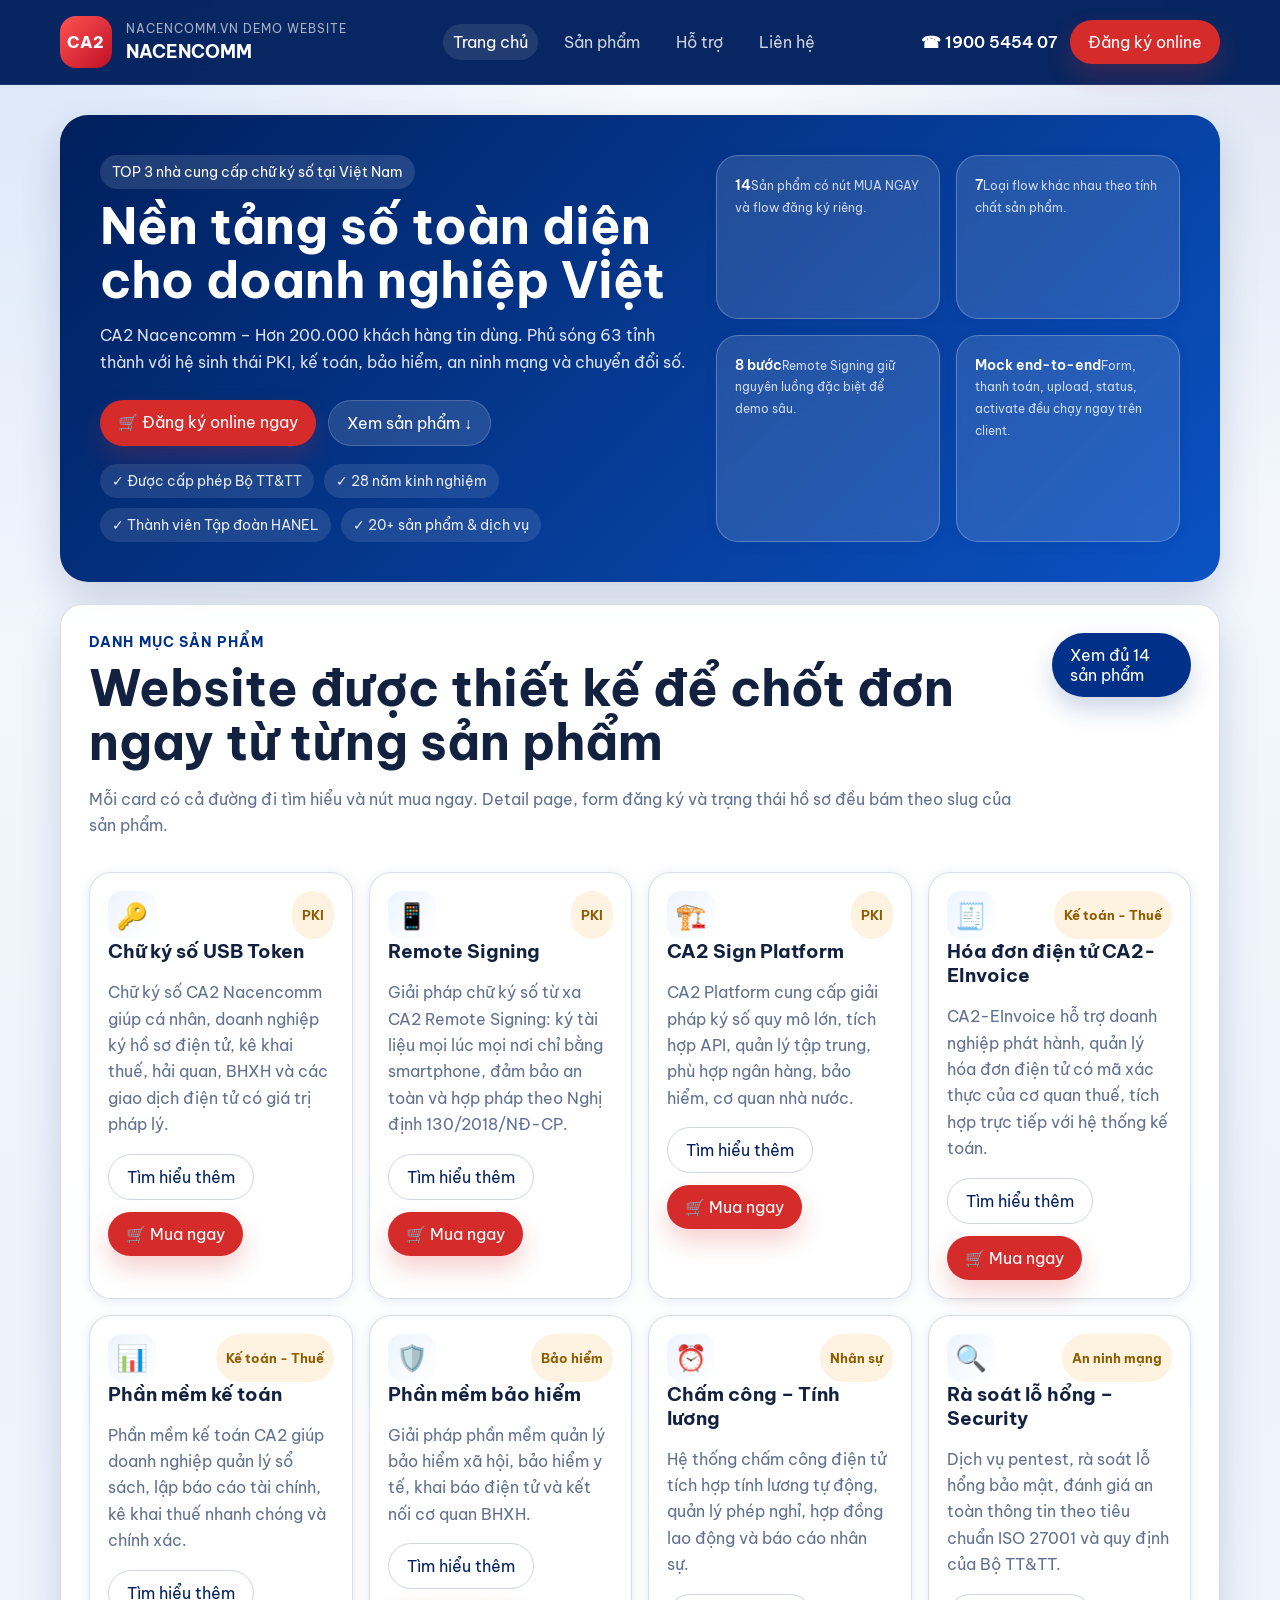
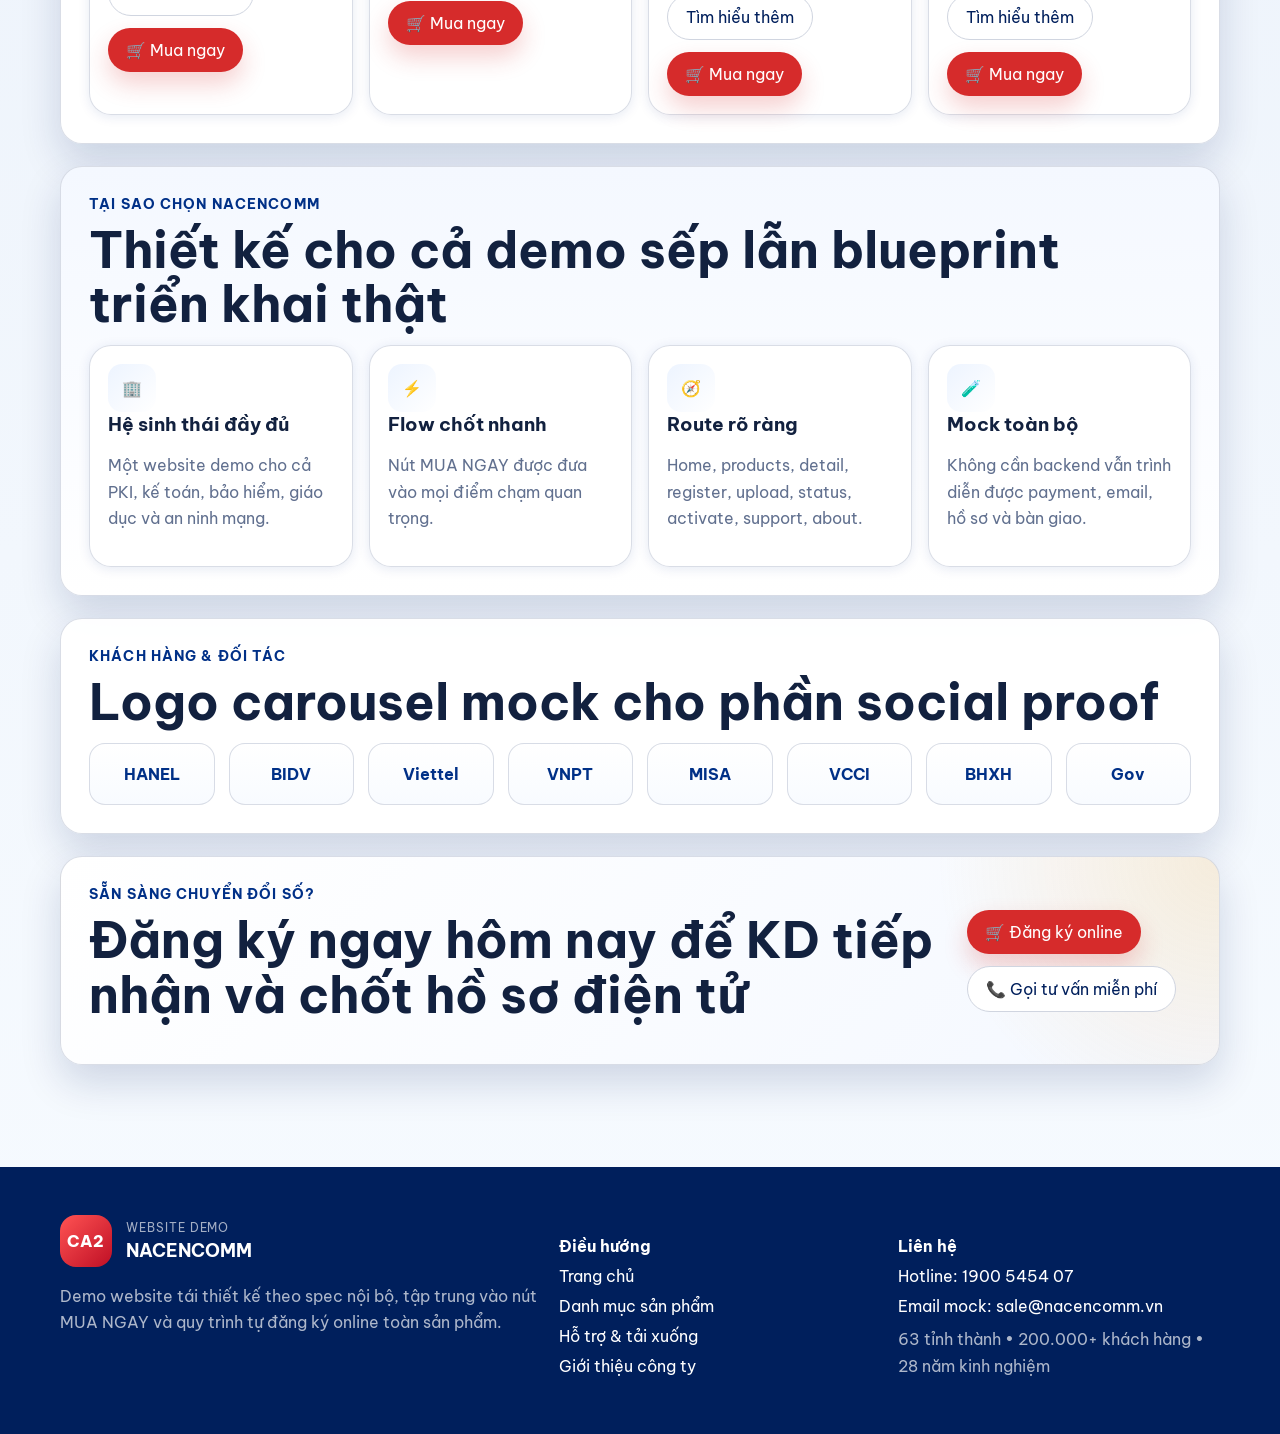
<file: index.html>
<!doctype html>
<html lang="vi">
  <head>
    <meta charset="UTF-8" />
    <meta name="viewport" content="width=device-width, initial-scale=1.0" />
    <title>Nacencomm Website Demo</title>
    <link rel="preconnect" href="https://fonts.googleapis.com" />
    <link rel="preconnect" href="https://fonts.gstatic.com" crossorigin />
    <link
      href="https://fonts.googleapis.com/css2?family=Be+Vietnam+Pro:wght@300;400;500;600;700;800&display=swap"
      rel="stylesheet"
    />
    <link rel="stylesheet" href="./style.css" />
  </head>
  <body>
    <div class="page-shell">
      <header class="site-header">
        <div class="container header-inner">
          <a class="brand" href="#/">
            <div class="brand-badge">CA2</div>
            <div>
              <p class="brand-kicker">Nacencomm.vn Demo Website</p>
              <h1>NACENCOMM</h1>
            </div>
          </a>

          <button class="mobile-nav-toggle" type="button" data-action="toggle-menu">☰</button>

          <nav class="top-nav" id="site-nav">
            <a href="#/">Trang chủ</a>
            <a href="#/products">Sản phẩm</a>
            <a href="#/support">Hỗ trợ</a>
            <a href="#/about">Liên hệ</a>
          </nav>

          <div class="header-utility">
            <a class="hotline-link" href="tel:1900545407">☎ 1900 5454 07</a>
            <a class="header-cta" href="#/products">Đăng ký online</a>
          </div>
        </div>
      </header>

      <main id="app"></main>

      <footer id="site-footer"></footer>
    </div>

    <script src="./mock-data.js"></script>
    <script src="./pdf-mock.js"></script>
    <script src="./app.js"></script>
  </body>
</html>
</file>
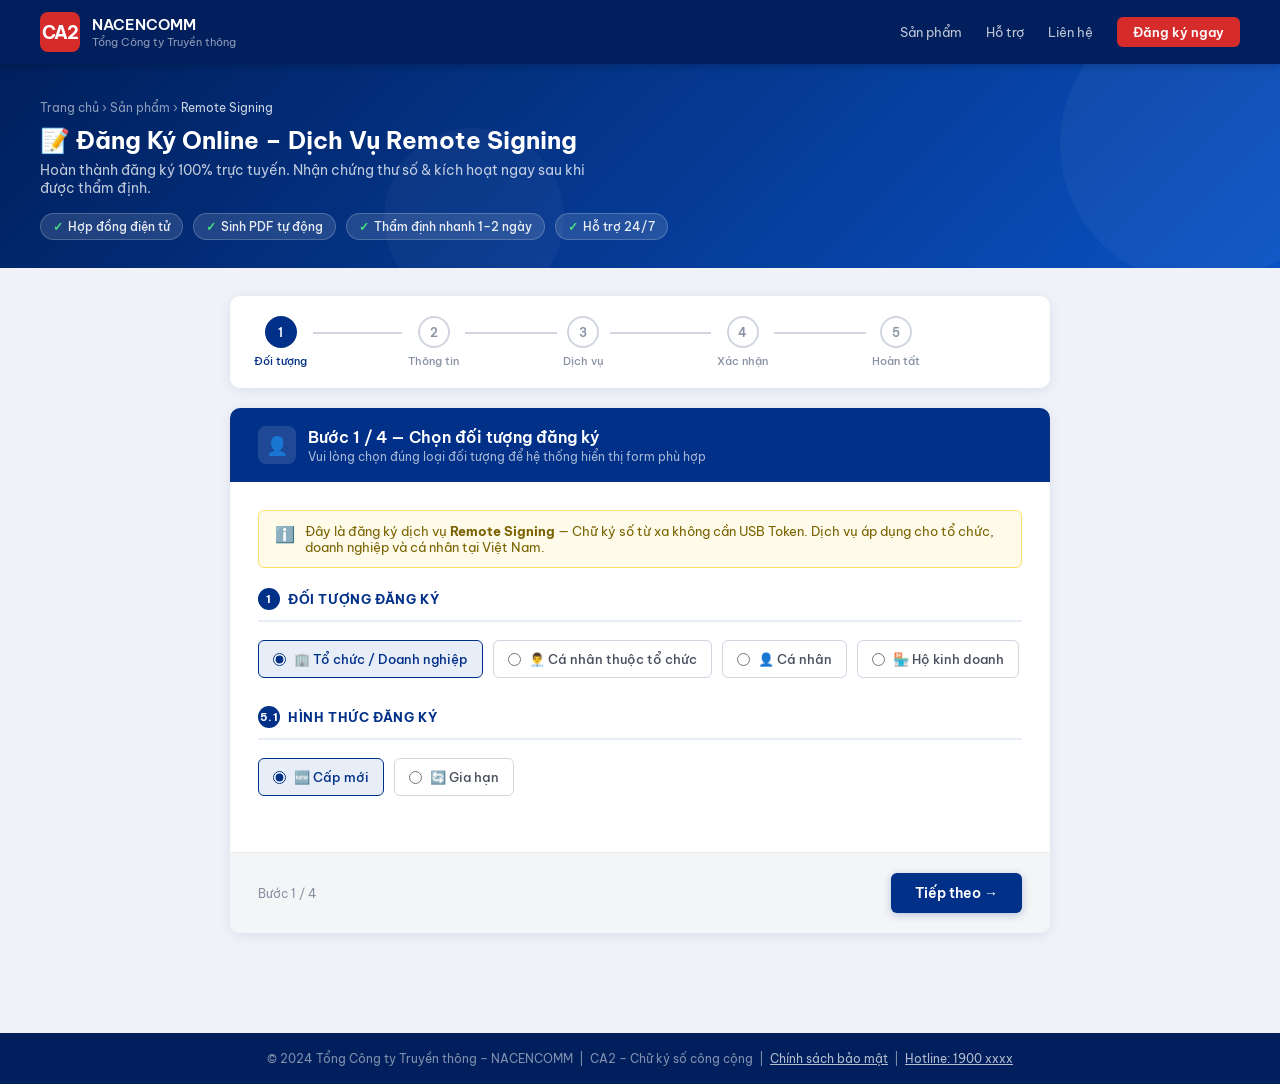
<file: nacencomm-remote-signing-form.html>
<!DOCTYPE html>
<html lang="vi">
<head>
<meta charset="UTF-8">
<meta name="viewport" content="width=device-width, initial-scale=1.0">
<title>Đăng Ký Remote Signing – CA2 Nacencomm</title>
<link href="https://fonts.googleapis.com/css2?family=Be+Vietnam+Pro:wght@300;400;500;600;700&display=swap" rel="stylesheet">
<style>
  :root {
    --navy: #003087;
    --navy-dark: #001f5c;
    --navy-light: #e8eef8;
    --red: #d62b2b;
    --red-light: #fdeaea;
    --gold: #f5a623;
    --green: #1a7d4a;
    --green-light: #e6f4ec;
    --gray: #f4f5f7;
    --gray2: #e8eaed;
    --text: #1a1c23;
    --text2: #4a4f5e;
    --text3: #8891a4;
    --border: #d0d5e0;
    --white: #ffffff;
    --shadow: 0 2px 12px rgba(0,48,135,0.10);
    --shadow-lg: 0 8px 32px rgba(0,48,135,0.14);
    --radius: 10px;
    --radius-sm: 6px;
  }
  * { box-sizing: border-box; margin: 0; padding: 0; }
  body {
    font-family: 'Be Vietnam Pro', sans-serif;
    background: #f0f2f7;
    color: var(--text);
    min-height: 100vh;
  }

  /* ===== HEADER ===== */
  .header {
    background: var(--navy-dark);
    padding: 0 40px;
    height: 64px;
    display: flex;
    align-items: center;
    justify-content: space-between;
    position: sticky; top: 0; z-index: 100;
    box-shadow: 0 2px 8px rgba(0,0,0,0.2);
  }
  .header-logo {
    display: flex; align-items: center; gap: 12px;
    text-decoration: none;
  }
  .logo-badge {
    background: var(--red);
    color: white;
    font-weight: 700;
    font-size: 18px;
    width: 40px; height: 40px;
    border-radius: 8px;
    display: flex; align-items: center; justify-content: center;
    letter-spacing: -1px;
  }
  .logo-text { color: white; font-size: 15px; font-weight: 600; line-height: 1.3; }
  .logo-sub { color: rgba(255,255,255,0.55); font-size: 11px; font-weight: 400; }
  .header-nav { display: flex; gap: 24px; align-items: center; }
  .header-nav a {
    color: rgba(255,255,255,0.75);
    text-decoration: none;
    font-size: 13px;
    transition: color .2s;
  }
  .header-nav a:hover { color: white; }
  .header-cta {
    background: var(--red);
    color: white !important;
    padding: 7px 16px;
    border-radius: 6px;
    font-weight: 600 !important;
    font-size: 13px !important;
  }

  /* ===== HERO BANNER ===== */
  .hero {
    background: linear-gradient(135deg, var(--navy-dark) 0%, #0a52c4 100%);
    padding: 36px 40px 28px;
    color: white;
    position: relative;
    overflow: hidden;
  }
  .hero::before {
    content: '';
    position: absolute; top: -60px; right: -60px;
    width: 280px; height: 280px;
    border-radius: 50%;
    background: rgba(255,255,255,0.04);
  }
  .hero::after {
    content: '';
    position: absolute; bottom: -40px; left: 30%;
    width: 180px; height: 180px;
    border-radius: 50%;
    background: rgba(255,255,255,0.03);
  }
  .hero-breadcrumb { font-size: 12px; color: rgba(255,255,255,0.55); margin-bottom: 10px; }
  .hero-breadcrumb span { color: rgba(255,255,255,0.8); }
  .hero h1 { font-size: 24px; font-weight: 700; margin-bottom: 6px; }
  .hero p { font-size: 14px; color: rgba(255,255,255,0.75); max-width: 560px; }
  .hero-badges { display: flex; gap: 10px; margin-top: 16px; flex-wrap: wrap; }
  .hero-badge {
    background: rgba(255,255,255,0.12);
    border: 1px solid rgba(255,255,255,0.2);
    color: rgba(255,255,255,0.9);
    font-size: 12px; font-weight: 500;
    padding: 5px 12px; border-radius: 20px;
    display: flex; align-items: center; gap: 5px;
  }
  .hero-badge::before { content: '✓'; color: #4ade80; font-weight: 700; }

  /* ===== MAIN LAYOUT ===== */
  .main { max-width: 860px; margin: 0 auto; padding: 28px 20px 60px; }

  /* ===== STEP INDICATOR ===== */
  .steps-wrap {
    background: white;
    border-radius: var(--radius);
    padding: 20px 24px;
    margin-bottom: 20px;
    box-shadow: var(--shadow);
  }
  .steps {
    display: flex;
    align-items: center;
    gap: 0;
    overflow-x: auto;
  }
  .step-item {
    display: flex; align-items: center; flex: 1; min-width: 0;
  }
  .step-dot-wrap { display: flex; flex-direction: column; align-items: center; gap: 6px; flex-shrink: 0; }
  .step-dot {
    width: 32px; height: 32px;
    border-radius: 50%;
    border: 2px solid var(--border);
    background: white;
    display: flex; align-items: center; justify-content: center;
    font-size: 12px; font-weight: 600; color: var(--text3);
    transition: all .3s;
  }
  .step-dot.active { border-color: var(--navy); background: var(--navy); color: white; }
  .step-dot.done { border-color: var(--green); background: var(--green); color: white; }
  .step-dot.done::after { content: '✓'; font-size: 14px; }
  .step-label { font-size: 11px; color: var(--text3); text-align: center; white-space: nowrap; font-weight: 500; }
  .step-label.active { color: var(--navy); }
  .step-label.done { color: var(--green); }
  .step-line { flex: 1; height: 2px; background: var(--border); margin: 0 6px; margin-bottom: 18px; transition: background .3s; }
  .step-line.done { background: var(--green); }

  /* ===== FORM CARD ===== */
  .form-card {
    background: white;
    border-radius: var(--radius);
    box-shadow: var(--shadow);
    overflow: hidden;
  }
  .form-card-head {
    background: var(--navy);
    padding: 18px 28px;
    display: flex; align-items: center; gap: 12px;
  }
  .form-card-icon {
    width: 38px; height: 38px;
    background: rgba(255,255,255,0.12);
    border-radius: 8px;
    display: flex; align-items: center; justify-content: center;
    font-size: 18px; color: white; flex-shrink: 0;
  }
  .form-card-title { color: white; font-size: 16px; font-weight: 600; }
  .form-card-sub { color: rgba(255,255,255,0.65); font-size: 12px; margin-top: 2px; }
  .form-body { padding: 28px; }

  /* ===== FORM ELEMENTS ===== */
  .form-section { margin-bottom: 28px; }
  .section-title {
    font-size: 13px; font-weight: 700;
    color: var(--navy);
    text-transform: uppercase;
    letter-spacing: .6px;
    padding-bottom: 10px;
    border-bottom: 2px solid var(--navy-light);
    margin-bottom: 18px;
    display: flex; align-items: center; gap: 8px;
  }
  .section-title span {
    background: var(--navy);
    color: white;
    width: 22px; height: 22px;
    border-radius: 50%;
    display: flex; align-items: center; justify-content: center;
    font-size: 11px; font-weight: 700;
  }
  .form-grid { display: grid; grid-template-columns: 1fr 1fr; gap: 16px; }
  .form-grid.full { grid-template-columns: 1fr; }
  .form-grid.three { grid-template-columns: 1fr 1fr 1fr; }
  @media (max-width: 600px) {
    .form-grid, .form-grid.three { grid-template-columns: 1fr; }
    .hero { padding: 24px 20px; }
    .header { padding: 0 16px; }
    .header-nav { display: none; }
  }
  .field { display: flex; flex-direction: column; gap: 5px; }
  .field.span2 { grid-column: span 2; }
  @media (max-width: 600px) { .field.span2 { grid-column: span 1; } }
  label {
    font-size: 13px; font-weight: 600; color: var(--text2);
    display: flex; align-items: center; gap: 4px;
  }
  label .req { color: var(--red); font-size: 14px; }
  input[type=text], input[type=email], input[type=tel], input[type=date], select, textarea {
    border: 1.5px solid var(--border);
    border-radius: var(--radius-sm);
    padding: 10px 13px;
    font-family: inherit;
    font-size: 14px;
    color: var(--text);
    background: white;
    outline: none;
    transition: border-color .2s, box-shadow .2s;
    width: 100%;
  }
  input:focus, select:focus, textarea:focus {
    border-color: var(--navy);
    box-shadow: 0 0 0 3px rgba(0,48,135,0.08);
  }
  input.error, select.error { border-color: var(--red); background: var(--red-light); }
  .field-error { font-size: 12px; color: var(--red); display: none; margin-top: 2px; }
  .field-error.show { display: block; }
  select { cursor: pointer; }
  textarea { resize: vertical; min-height: 80px; }

  /* ===== RADIO / CHECKBOX GROUPS ===== */
  .radio-group, .check-group {
    display: flex; flex-wrap: wrap; gap: 10px;
  }
  .radio-card, .check-card {
    display: flex; align-items: center; gap: 8px;
    border: 1.5px solid var(--border);
    border-radius: var(--radius-sm);
    padding: 10px 14px;
    cursor: pointer;
    transition: all .2s;
    font-size: 13px; font-weight: 500; color: var(--text2);
    user-select: none;
  }
  .radio-card:hover, .check-card:hover { border-color: var(--navy); color: var(--navy); background: var(--navy-light); }
  .radio-card.selected, .check-card.selected {
    border-color: var(--navy);
    background: var(--navy-light);
    color: var(--navy);
  }
  .radio-card input, .check-card input { accent-color: var(--navy); }

  /* ===== GÓI ĐĂNG KÝ ===== */
  .packages { display: grid; grid-template-columns: repeat(auto-fit, minmax(160px, 1fr)); gap: 12px; }
  .pkg-card {
    border: 2px solid var(--border);
    border-radius: var(--radius);
    padding: 16px;
    text-align: center;
    cursor: pointer;
    transition: all .25s;
    position: relative;
  }
  .pkg-card:hover { border-color: var(--navy); box-shadow: var(--shadow); }
  .pkg-card.selected { border-color: var(--navy); background: var(--navy-light); }
  .pkg-card.popular::before {
    content: 'Phổ biến';
    position: absolute; top: -11px; left: 50%; transform: translateX(-50%);
    background: var(--gold);
    color: white; font-size: 11px; font-weight: 700;
    padding: 2px 10px; border-radius: 20px;
    white-space: nowrap;
  }
  .pkg-name { font-size: 15px; font-weight: 700; color: var(--navy); margin-bottom: 4px; }
  .pkg-price { font-size: 13px; color: var(--text3); }
  .pkg-input { position: absolute; opacity: 0; pointer-events: none; }
  .pkg-check {
    width: 20px; height: 20px;
    border: 2px solid var(--border);
    border-radius: 50%;
    margin: 8px auto 0;
    display: flex; align-items: center; justify-content: center;
    transition: all .2s;
  }
  .pkg-card.selected .pkg-check { background: var(--navy); border-color: var(--navy); }
  .pkg-card.selected .pkg-check::after { content: '✓'; color: white; font-size: 11px; font-weight: 700; }

  /* ===== BUTTONS ===== */
  .form-footer {
    padding: 20px 28px;
    border-top: 1px solid var(--gray2);
    display: flex; justify-content: space-between; align-items: center;
    background: var(--gray);
  }
  .btn {
    display: inline-flex; align-items: center; gap: 8px;
    padding: 11px 24px;
    border-radius: var(--radius-sm);
    font-family: inherit; font-size: 14px; font-weight: 600;
    cursor: pointer; border: none; transition: all .2s;
    text-decoration: none;
  }
  .btn-primary {
    background: var(--navy); color: white;
    box-shadow: 0 2px 8px rgba(0,48,135,0.25);
  }
  .btn-primary:hover { background: var(--navy-dark); transform: translateY(-1px); box-shadow: 0 4px 14px rgba(0,48,135,0.3); }
  .btn-secondary { background: white; color: var(--text2); border: 1.5px solid var(--border); }
  .btn-secondary:hover { border-color: var(--navy); color: var(--navy); }
  .btn-disabled { background: var(--border); color: var(--text3); cursor: not-allowed; }
  .progress-text { font-size: 12px; color: var(--text3); }

  /* ===== STEP PANELS ===== */
  .step-panel { display: none; }
  .step-panel.active { display: block; }

  /* ===== NOTICE BOX ===== */
  .notice {
    background: #fffbea;
    border: 1px solid #f5e06a;
    border-radius: var(--radius-sm);
    padding: 12px 16px;
    font-size: 13px;
    color: #7a6200;
    margin-bottom: 20px;
    display: flex; gap: 10px;
  }
  .notice-icon { font-size: 16px; flex-shrink: 0; margin-top: 1px; }

  /* ===== SUCCESS ===== */
  .success-wrap { text-align: center; padding: 40px 20px; }
  .success-icon {
    width: 72px; height: 72px;
    background: var(--green-light);
    border-radius: 50%;
    display: flex; align-items: center; justify-content: center;
    font-size: 34px; margin: 0 auto 20px;
  }
  .success-wrap h2 { font-size: 22px; font-weight: 700; color: var(--green); margin-bottom: 8px; }
  .success-wrap p { font-size: 14px; color: var(--text2); max-width: 480px; margin: 0 auto 20px; line-height: 1.6; }
  .email-highlight {
    display: inline-block;
    background: var(--navy-light);
    color: var(--navy);
    padding: 4px 12px; border-radius: 20px;
    font-weight: 600; font-size: 14px;
    margin: 4px 0;
  }
  .pdf-list { list-style: none; display: flex; gap: 12px; justify-content: center; flex-wrap: wrap; margin: 20px 0; }
  .pdf-item {
    display: flex; align-items: center; gap: 8px;
    border: 1.5px solid var(--border);
    border-radius: var(--radius);
    padding: 12px 18px;
    font-size: 13px; font-weight: 600; color: var(--navy);
    cursor: pointer; background: white;
    transition: all .2s;
    text-decoration: none;
  }
  .pdf-item:hover { border-color: var(--navy); box-shadow: var(--shadow); background: var(--navy-light); }
  .pdf-icon { font-size: 22px; }

  /* ===== INFO TABLE ===== */
  .info-table { width: 100%; border-collapse: collapse; font-size: 13px; margin-top: 8px; }
  .info-table td { padding: 6px 8px; }
  .info-table td:first-child { color: var(--text3); font-weight: 500; width: 42%; }
  .info-table td:last-child { color: var(--text); font-weight: 600; }
  .info-table tr:not(:last-child) td { border-bottom: 1px solid var(--gray2); }
  .review-section {
    border: 1px solid var(--border);
    border-radius: var(--radius);
    overflow: hidden;
    margin-bottom: 16px;
  }
  .review-head {
    background: var(--navy-light);
    padding: 9px 14px;
    font-size: 12px; font-weight: 700;
    color: var(--navy); text-transform: uppercase; letter-spacing: .4px;
  }
  .review-body { padding: 8px 14px; }

  /* ===== CONDITIONAL SECTIONS ===== */
  .cond-section { display: none; }
  .cond-section.show { display: block; }

  /* ===== FOOTER ===== */
  .site-footer {
    background: var(--navy-dark);
    color: rgba(255,255,255,0.5);
    text-align: center;
    padding: 18px;
    font-size: 12px;
    margin-top: 40px;
  }
  .site-footer a { color: rgba(255,255,255,0.7); }
</style>
</head>
<body>

<!-- HEADER -->
<header class="header">
  <a class="header-logo" href="#">
    <div class="logo-badge">CA2</div>
    <div>
      <div class="logo-text">NACENCOMM</div>
      <div class="logo-sub">Tổng Công ty Truyền thông</div>
    </div>
  </a>
  <nav class="header-nav">
    <a href="#">Sản phẩm</a>
    <a href="#">Hỗ trợ</a>
    <a href="#">Liên hệ</a>
    <a href="#" class="header-cta">Đăng ký ngay</a>
  </nav>
</header>

<!-- HERO -->
<div class="hero">
  <div class="hero-breadcrumb">Trang chủ › Sản phẩm › <span>Remote Signing</span></div>
  <h1>📝 Đăng Ký Online – Dịch Vụ Remote Signing</h1>
  <p>Hoàn thành đăng ký 100% trực tuyến. Nhận chứng thư số & kích hoạt ngay sau khi được thẩm định.</p>
  <div class="hero-badges">
    <span class="hero-badge">Hợp đồng điện tử</span>
    <span class="hero-badge">Sinh PDF tự động</span>
    <span class="hero-badge">Thẩm định nhanh 1–2 ngày</span>
    <span class="hero-badge">Hỗ trợ 24/7</span>
  </div>
</div>

<!-- MAIN -->
<div class="main">

  <!-- STEP INDICATOR -->
  <div class="steps-wrap">
    <div class="steps" id="stepBar">
      <div class="step-item">
        <div class="step-dot-wrap">
          <div class="step-dot active" id="sdot1">1</div>
          <div class="step-label active" id="slbl1">Đối tượng</div>
        </div>
        <div class="step-line" id="sline1"></div>
      </div>
      <div class="step-item">
        <div class="step-dot-wrap">
          <div class="step-dot" id="sdot2">2</div>
          <div class="step-label" id="slbl2">Thông tin</div>
        </div>
        <div class="step-line" id="sline2"></div>
      </div>
      <div class="step-item">
        <div class="step-dot-wrap">
          <div class="step-dot" id="sdot3">3</div>
          <div class="step-label" id="slbl3">Dịch vụ</div>
        </div>
        <div class="step-line" id="sline3"></div>
      </div>
      <div class="step-item">
        <div class="step-dot-wrap">
          <div class="step-dot" id="sdot4">4</div>
          <div class="step-label" id="slbl4">Xác nhận</div>
        </div>
        <div class="step-line" id="sline4"></div>
      </div>
      <div class="step-item">
        <div class="step-dot-wrap">
          <div class="step-dot" id="sdot5">5</div>
          <div class="step-label" id="slbl5">Hoàn tất</div>
        </div>
      </div>
    </div>
  </div>

  <!-- FORM CARD -->
  <div class="form-card">

    <!-- ========== STEP 1: ĐỐI TƯỢNG ========== -->
    <div class="step-panel active" id="panel1">
      <div class="form-card-head">
        <div class="form-card-icon">👤</div>
        <div>
          <div class="form-card-title">Bước 1 / 4 — Chọn đối tượng đăng ký</div>
          <div class="form-card-sub">Vui lòng chọn đúng loại đối tượng để hệ thống hiển thị form phù hợp</div>
        </div>
      </div>
      <div class="form-body">
        <div class="notice">
          <span class="notice-icon">ℹ️</span>
          <div>Đây là đăng ký dịch vụ <strong>Remote Signing</strong> — Chữ ký số từ xa không cần USB Token. Dịch vụ áp dụng cho tổ chức, doanh nghiệp và cá nhân tại Việt Nam.</div>
        </div>

        <div class="form-section">
          <div class="section-title"><span>1</span>Đối tượng đăng ký</div>
          <div class="radio-group" id="dtGroup">
            <label class="radio-card selected" id="lbl_tcdn">
              <input type="radio" name="doituong" value="tcdn" checked onchange="onDoiTuong(this)"> 🏢 Tổ chức / Doanh nghiệp
            </label>
            <label class="radio-card" id="lbl_ca_tcdn">
              <input type="radio" name="doituong" value="ca_tcdn" onchange="onDoiTuong(this)"> 👨‍💼 Cá nhân thuộc tổ chức
            </label>
            <label class="radio-card" id="lbl_cn">
              <input type="radio" name="doituong" value="cn" onchange="onDoiTuong(this)"> 👤 Cá nhân
            </label>
            <label class="radio-card" id="lbl_hkd">
              <input type="radio" name="doituong" value="hkd" onchange="onDoiTuong(this)"> 🏪 Hộ kinh doanh
            </label>
          </div>
        </div>

        <div class="form-section">
          <div class="section-title"><span>5.1</span>Hình thức đăng ký</div>
          <div class="radio-group" id="htGroup">
            <label class="radio-card selected" id="lbl_capMoi">
              <input type="radio" name="hinhthu" value="capMoi" checked onclick="setRC('htGroup',this.parentElement)"> 🆕 Cấp mới
            </label>
            <label class="radio-card" id="lbl_giaHan">
              <input type="radio" name="hinhthu" value="giaHan" onclick="setRC('htGroup',this.parentElement)"> 🔄 Gia hạn
            </label>
          </div>
        </div>
      </div>
      <div class="form-footer">
        <span class="progress-text">Bước 1 / 4</span>
        <button class="btn btn-primary" onclick="goStep(2)">Tiếp theo →</button>
      </div>
    </div>

    <!-- ========== STEP 2: THÔNG TIN ========== -->
    <div class="step-panel" id="panel2">
      <div class="form-card-head">
        <div class="form-card-icon">📋</div>
        <div>
          <div class="form-card-title">Bước 2 / 4 — Thông tin đăng ký</div>
          <div class="form-card-sub">Điền đầy đủ thông tin để hệ thống tạo hồ sơ tự động</div>
        </div>
      </div>
      <div class="form-body">

        <!-- Phần 2: Tổ chức (ẩn nếu là cá nhân) -->
        <div class="form-section cond-section show" id="sec_tcdn">
          <div class="section-title"><span>2</span>Thông tin tổ chức / Doanh nghiệp</div>
          <div class="form-grid full">
            <div class="field">
              <label>Tên tổ chức, doanh nghiệp <span class="req">*</span></label>
              <input type="text" id="tenTCDN" placeholder="Ví dụ: Công ty TNHH ABC" oninput="clearErr(this)">
              <div class="field-error" id="err_tenTCDN">Vui lòng nhập tên tổ chức</div>
            </div>
          </div>
          <div class="form-grid" style="margin-top:16px">
            <div class="field">
              <label>Địa chỉ <span class="req">*</span></label>
              <input type="text" id="diaChi_tcdn" placeholder="Số nhà, đường, phường/xã, quận/huyện, tỉnh/thành" oninput="clearErr(this)">
              <div class="field-error" id="err_diaChi_tcdn">Vui lòng nhập địa chỉ</div>
            </div>
            <div class="field">
              <label>Mã số thuế / Mã ngân sách <span class="req">*</span></label>
              <input type="text" id="maSoThue" placeholder="Ví dụ: 0123456789" oninput="clearErr(this)">
              <div class="field-error" id="err_maSoThue">Vui lòng nhập mã số thuế</div>
            </div>
          </div>
          <div class="form-grid" style="margin-top:16px">
            <div class="field">
              <label>Người đại diện pháp luật <span class="req">*</span></label>
              <input type="text" id="nddpl" placeholder="Họ và tên đầy đủ" oninput="clearErr(this)">
              <div class="field-error" id="err_nddpl">Vui lòng nhập người đại diện</div>
            </div>
            <div class="field">
              <label>Chức vụ</label>
              <input type="text" id="chucVu_tcdn" placeholder="Ví dụ: Giám đốc, Tổng giám đốc">
            </div>
          </div>
          <div class="form-grid" style="margin-top:16px">
            <div class="field">
              <label>CCCD / CMND / Hộ chiếu <span class="req">*</span></label>
              <input type="text" id="cccd_tcdn" placeholder="Số CCCD/CMND" oninput="clearErr(this)">
              <div class="field-error" id="err_cccd_tcdn">Vui lòng nhập số CCCD</div>
            </div>
            <div class="field">
              <label>Ngày cấp <span class="req">*</span></label>
              <input type="date" id="ngayCap_tcdn" oninput="clearErr(this)">
              <div class="field-error" id="err_ngayCap_tcdn">Vui lòng chọn ngày cấp</div>
            </div>
          </div>
          <div class="form-grid full" style="margin-top:16px">
            <div class="field">
              <label>Email nhận chứng thư số <span class="req">*</span></label>
              <input type="email" id="email_tcdn" placeholder="email@congty.com.vn" oninput="clearErr(this)">
              <div class="field-error" id="err_email_tcdn">Vui lòng nhập email hợp lệ</div>
            </div>
          </div>
        </div>

        <!-- Phần 3: Cá nhân -->
        <div class="form-section">
          <div class="section-title"><span>3</span>Thông tin cá nhân <span id="sec3_sub" style="font-size:11px;font-weight:400;color:var(--text3);text-transform:none;letter-spacing:0">(Người sở hữu chứng thư số)</span></div>
          <div class="form-grid">
            <div class="field">
              <label>Họ và tên <span class="req">*</span></label>
              <input type="text" id="hoTen" placeholder="Họ và tên đầy đủ" oninput="clearErr(this)">
              <div class="field-error" id="err_hoTen">Vui lòng nhập họ và tên</div>
            </div>
            <div class="field">
              <label>Chức danh</label>
              <input type="text" id="chucDanh" placeholder="Kế toán, Giám đốc, ...">
            </div>
          </div>
          <div class="form-grid full" style="margin-top:16px">
            <div class="field">
              <label>Địa chỉ <span class="req">*</span></label>
              <input type="text" id="diaChi_cn" placeholder="Địa chỉ cư trú" oninput="clearErr(this)">
              <div class="field-error" id="err_diaChi_cn">Vui lòng nhập địa chỉ</div>
            </div>
          </div>
          <div class="form-grid" style="margin-top:16px">
            <div class="field">
              <label>CCCD / CMND / Hộ chiếu <span class="req">*</span></label>
              <input type="text" id="cccd_cn" placeholder="Số CCCD/CMND" oninput="clearErr(this)">
              <div class="field-error" id="err_cccd_cn">Vui lòng nhập số CCCD</div>
            </div>
            <div class="field">
              <label>Ngày cấp <span class="req">*</span></label>
              <input type="date" id="ngayCap_cn" oninput="clearErr(this)">
              <div class="field-error" id="err_ngayCap_cn">Vui lòng chọn ngày cấp</div>
            </div>
          </div>
          <div class="form-grid full" style="margin-top:16px">
            <div class="field">
              <label>Email nhận chứng thư số <span class="req">*</span></label>
              <input type="email" id="email_cn" placeholder="email@gmail.com" oninput="clearErr(this)">
              <div class="field-error" id="err_email_cn">Vui lòng nhập email hợp lệ</div>
            </div>
          </div>
        </div>

        <!-- Phần 4: Liên hệ -->
        <div class="form-section">
          <div class="section-title"><span>4</span>Thông tin liên hệ / Nhận chứng thư số</div>
          <div class="form-grid">
            <div class="field">
              <label>Người liên hệ / Nhận CTS <span class="req">*</span></label>
              <input type="text" id="nguoiLH" placeholder="Tên người nhận" oninput="clearErr(this)">
              <div class="field-error" id="err_nguoiLH">Vui lòng nhập người liên hệ</div>
            </div>
            <div class="field">
              <label>Số điện thoại <span class="req">*</span></label>
              <input type="tel" id="sdt" placeholder="0xxx xxx xxx" oninput="clearErr(this)">
              <div class="field-error" id="err_sdt">Vui lòng nhập số điện thoại hợp lệ</div>
            </div>
          </div>
          <div class="form-grid" style="margin-top:16px">
            <div class="field">
              <label>CCCD / CMND</label>
              <input type="text" id="cccd_lh" placeholder="Số CCCD người nhận">
            </div>
            <div class="field">
              <label>Ngày cấp</label>
              <input type="date" id="ngayCap_lh">
            </div>
          </div>
        </div>

      </div>
      <div class="form-footer">
        <button class="btn btn-secondary" onclick="goStep(1)">← Quay lại</button>
        <span class="progress-text">Bước 2 / 4</span>
        <button class="btn btn-primary" onclick="validateStep2()">Tiếp theo →</button>
      </div>
    </div>

    <!-- ========== STEP 3: DỊCH VỤ ========== -->
    <div class="step-panel" id="panel3">
      <div class="form-card-head">
        <div class="form-card-icon">📦</div>
        <div>
          <div class="form-card-title">Bước 3 / 4 — Chọn gói dịch vụ</div>
          <div class="form-card-sub">Chọn thời hạn sử dụng phù hợp với nhu cầu của tổ chức</div>
        </div>
      </div>
      <div class="form-body">

        <div class="form-section">
          <div class="section-title"><span>5.3</span>Loại dịch vụ</div>
          <div class="notice">
            <span class="notice-icon">✅</span>
            <div>Bạn đang đăng ký <strong>Remote Signing</strong> — Chữ ký số từ xa qua ứng dụng di động, không cần USB Token.</div>
          </div>
          <div class="radio-group">
            <label class="radio-card selected">
              <input type="radio" name="dichvu" value="rs" checked> 📱 Remote Signing
            </label>
            <label class="radio-card" style="opacity:.5;cursor:not-allowed">
              <input type="radio" name="dichvu" value="token" disabled> 🔑 Token (không áp dụng)
            </label>
            <label class="radio-card" style="opacity:.5;cursor:not-allowed">
              <input type="radio" name="dichvu" value="hsm" disabled> 🖥️ HSM (không áp dụng)
            </label>
          </div>
        </div>

        <div class="form-section">
          <div class="section-title"><span>5.2</span>Chọn gói cước <span style="font-size:11px;font-weight:400;color:var(--text3);text-transform:none;letter-spacing:0">(xem bảng giá tại <a href="https://www.nacencomm.vn/bang-gia" target="_blank" style="color:var(--navy)">nacencomm.vn/bang-gia</a>)</span></div>
          <div class="packages" id="pkgGroup">
            <div class="pkg-card" onclick="selectPkg(this,'1nam')">
              <div class="pkg-name">1 Năm</div>
              <div class="pkg-price">Theo bảng giá</div>
              <div class="pkg-check"></div>
            </div>
            <div class="pkg-card popular" onclick="selectPkg(this,'2nam')">
              <div class="pkg-name">2 Năm</div>
              <div class="pkg-price">Tiết kiệm hơn</div>
              <div class="pkg-check"></div>
            </div>
            <div class="pkg-card" onclick="selectPkg(this,'3nam')">
              <div class="pkg-name">3 Năm</div>
              <div class="pkg-price">Ưu đãi nhất</div>
              <div class="pkg-check"></div>
            </div>
            <div class="pkg-card" onclick="selectPkg(this,'luotky')">
              <div class="pkg-name">Lượt ký</div>
              <div class="pkg-price">Mua theo lượt</div>
              <div class="pkg-check"></div>
            </div>
          </div>
          <div class="field-error" id="err_pkg" style="margin-top:8px">Vui lòng chọn gói cước</div>
        </div>

        <div class="form-section">
          <div class="field">
            <label>Khuyến mại / Cộng bù (nếu có)</label>
            <input type="text" id="khuyenMai" placeholder="Nhập mã khuyến mại nếu có">
          </div>
        </div>

      </div>
      <div class="form-footer">
        <button class="btn btn-secondary" onclick="goStep(2)">← Quay lại</button>
        <span class="progress-text">Bước 3 / 4</span>
        <button class="btn btn-primary" onclick="validateStep3()">Xem lại & Xác nhận →</button>
      </div>
    </div>

    <!-- ========== STEP 4: XÁC NHẬN ========== -->
    <div class="step-panel" id="panel4">
      <div class="form-card-head">
        <div class="form-card-icon">✅</div>
        <div>
          <div class="form-card-title">Bước 4 / 4 — Xác nhận thông tin</div>
          <div class="form-card-sub">Kiểm tra lại toàn bộ thông tin trước khi gửi</div>
        </div>
      </div>
      <div class="form-body">

        <div class="review-section">
          <div class="review-head">Đối tượng & Hình thức</div>
          <div class="review-body">
            <table class="info-table">
              <tr><td>Đối tượng</td><td id="rv_doituong">—</td></tr>
              <tr><td>Hình thức</td><td id="rv_hinhthu">—</td></tr>
            </table>
          </div>
        </div>

        <div class="review-section cond-section show" id="rv_sec_tcdn">
          <div class="review-head">Thông tin tổ chức / Doanh nghiệp</div>
          <div class="review-body">
            <table class="info-table">
              <tr><td>Tên tổ chức</td><td id="rv_tenTCDN">—</td></tr>
              <tr><td>Địa chỉ</td><td id="rv_diaChi_tcdn">—</td></tr>
              <tr><td>Mã số thuế</td><td id="rv_maSoThue">—</td></tr>
              <tr><td>Người đại diện</td><td id="rv_nddpl">—</td></tr>
              <tr><td>Chức vụ</td><td id="rv_chucVu">—</td></tr>
              <tr><td>CCCD/CMND (NDDPL)</td><td id="rv_cccd_tcdn">—</td></tr>
              <tr><td>Email CTS (DN)</td><td id="rv_email_tcdn">—</td></tr>
            </table>
          </div>
        </div>

        <div class="review-section">
          <div class="review-head">Thông tin cá nhân</div>
          <div class="review-body">
            <table class="info-table">
              <tr><td>Họ và tên</td><td id="rv_hoTen">—</td></tr>
              <tr><td>Chức danh</td><td id="rv_chucDanh">—</td></tr>
              <tr><td>Địa chỉ</td><td id="rv_diaChi_cn">—</td></tr>
              <tr><td>CCCD/CMND</td><td id="rv_cccd_cn">—</td></tr>
              <tr><td>Email CTS</td><td id="rv_email_cn">—</td></tr>
            </table>
          </div>
        </div>

        <div class="review-section">
          <div class="review-head">Liên hệ & Gói dịch vụ</div>
          <div class="review-body">
            <table class="info-table">
              <tr><td>Người liên hệ</td><td id="rv_nguoiLH">—</td></tr>
              <tr><td>Số điện thoại</td><td id="rv_sdt">—</td></tr>
              <tr><td>Dịch vụ</td><td>Remote Signing</td></tr>
              <tr><td>Gói cước</td><td id="rv_pkg">—</td></tr>
              <tr><td>Khuyến mại</td><td id="rv_km">—</td></tr>
            </table>
          </div>
        </div>

        <div class="form-section">
          <label class="check-card selected" id="lblAgree" style="cursor:pointer">
            <input type="checkbox" id="chkAgree" checked onchange="this.parentElement.classList.toggle('selected',this.checked)">
            Tôi đã đọc và đồng ý với <a href="https://www.nacencomm.vn" target="_blank" style="color:var(--navy)">điều khoản dịch vụ</a> và các quy định của CA2 công bố tại <a href="http://www.nacencomm.vn" target="_blank" style="color:var(--navy)">www.nacencomm.vn</a>
          </label>
          <div class="field-error" id="err_agree" style="margin-top:8px">Vui lòng xác nhận điều khoản để tiếp tục</div>
        </div>

      </div>
      <div class="form-footer">
        <button class="btn btn-secondary" onclick="goStep(3)">← Quay lại</button>
        <span class="progress-text">Bước 4 / 4</span>
        <button class="btn btn-primary" onclick="submitForm()" style="background:var(--green);box-shadow:0 2px 8px rgba(26,125,74,0.3)">🚀 Gửi đăng ký</button>
      </div>
    </div>

    <!-- ========== STEP 5: HOÀN TẤT ========== -->
    <div class="step-panel" id="panel5">
      <div class="form-body">
        <div class="success-wrap">
          <div class="success-icon">✅</div>
          <h2>Đăng ký thành công!</h2>
          <p>Hệ thống đã tạo hồ sơ của bạn. 2 file PDF đã được gửi tự động về email:</p>
          <div class="email-highlight" id="success_email">—</div>
          <p style="margin-top:12px;font-size:13px;color:var(--text3)">Vui lòng tải về, <strong>ký số điện tử</strong> vào 2 file PDF rồi nhấn <strong>"Tiếp tục nộp hồ sơ"</strong> để upload lên hệ thống.</p>

          <ul class="pdf-list">
            <li><a class="pdf-item" href="#" onclick="alert('Demo: Tải Đăng Ký Sử Dụng.pdf')">
              <span class="pdf-icon">📄</span> Đăng Ký Sử Dụng.pdf
            </a></li>
            <li><a class="pdf-item" href="#" onclick="alert('Demo: Tải Hợp Đồng.pdf')">
              <span class="pdf-icon">📄</span> Hợp Đồng.pdf
            </a></li>
          </ul>

          <div class="notice" style="max-width:520px;margin:0 auto 24px;text-align:left">
            <span class="notice-icon">📌</span>
            <div>Sau khi ký số xong, nhấn nút bên dưới để tiếp tục <strong>upload hồ sơ</strong> (4 loại giấy tờ). Hồ sơ sẽ được CA2 thẩm định trong vòng 1–2 ngày làm việc.</div>
          </div>

          <button class="btn btn-primary" style="font-size:15px;padding:13px 32px" onclick="alert('Demo: Chuyển sang màn hình Upload Hồ Sơ (Bước 6)')">
            📤 Tiếp tục nộp hồ sơ online →
          </button>
        </div>
      </div>
    </div>

  </div><!-- /form-card -->
</div><!-- /main -->

<div class="site-footer">
  © 2024 Tổng Công ty Truyền thông – NACENCOMM &nbsp;|&nbsp; CA2 – Chữ ký số công cộng &nbsp;|&nbsp;
  <a href="#">Chính sách bảo mật</a> &nbsp;|&nbsp;
  <a href="#">Hotline: 1900 xxxx</a>
</div>

<script>
  let currentStep = 1;
  let selectedPkg = null;
  let selectedDoiTuong = 'tcdn';

  const doiTuongLabels = {
    tcdn: 'Tổ chức / Doanh nghiệp',
    ca_tcdn: 'Cá nhân thuộc tổ chức',
    cn: 'Cá nhân',
    hkd: 'Hộ kinh doanh'
  };
  const pkgLabels = { '1nam':'1 Năm', '2nam':'2 Năm', '3nam':'3 Năm', 'luotky':'Lượt ký' };

  function onDoiTuong(el) {
    selectedDoiTuong = el.value;
    document.querySelectorAll('#dtGroup .radio-card').forEach(c => c.classList.remove('selected'));
    el.parentElement.classList.add('selected');
    const showTCDN = ['tcdn','ca_tcdn','hkd'].includes(selectedDoiTuong);
    document.getElementById('sec_tcdn').classList.toggle('show', showTCDN);
    document.getElementById('rv_sec_tcdn').classList.toggle('show', showTCDN);
  }

  function setRC(groupId, el) {
    document.querySelectorAll('#' + groupId + ' .radio-card').forEach(c => c.classList.remove('selected'));
    el.classList.add('selected');
  }

  function selectPkg(card, val) {
    document.querySelectorAll('#pkgGroup .pkg-card').forEach(c => c.classList.remove('selected'));
    card.classList.add('selected');
    selectedPkg = val;
    document.getElementById('err_pkg').classList.remove('show');
  }

  function clearErr(el) {
    el.classList.remove('error');
    const errEl = document.getElementById('err_' + el.id);
    if (errEl) errEl.classList.remove('show');
  }

  function showErr(id, msg) {
    const el = document.getElementById(id);
    if (el) { el.classList.add('error'); }
    const errEl = document.getElementById('err_' + id);
    if (errEl) { errEl.textContent = msg || errEl.textContent; errEl.classList.add('show'); }
    return false;
  }

  function goStep(n) {
    document.getElementById('panel' + currentStep).classList.remove('active');
    document.getElementById('panel' + n).classList.add('active');
    // Update step indicator
    for (let i = 1; i <= 5; i++) {
      const dot = document.getElementById('sdot' + i);
      const lbl = document.getElementById('slbl' + i);
      if (!dot) continue;
      dot.className = 'step-dot';
      lbl.className = 'step-label';
      if (i < n) { dot.classList.add('done'); dot.textContent = ''; lbl.classList.add('done'); }
      else if (i === n) { dot.classList.add('active'); dot.textContent = i; lbl.classList.add('active'); }
      else { dot.textContent = i; }
      const line = document.getElementById('sline' + i);
      if (line) line.classList.toggle('done', i < n);
    }
    currentStep = n;
    window.scrollTo({ top: 0, behavior: 'smooth' });
  }

  function validateStep2() {
    let ok = true;
    const showTCDN = ['tcdn','ca_tcdn','hkd'].includes(selectedDoiTuong);
    if (showTCDN) {
      if (!v('tenTCDN')) ok = false;
      if (!v('diaChi_tcdn')) ok = false;
      if (!v('maSoThue')) ok = false;
      if (!v('nddpl')) ok = false;
      if (!v('cccd_tcdn')) ok = false;
      if (!v('ngayCap_tcdn')) ok = false;
      if (!vEmail('email_tcdn')) ok = false;
    }
    if (!v('hoTen')) ok = false;
    if (!v('diaChi_cn')) ok = false;
    if (!v('cccd_cn')) ok = false;
    if (!v('ngayCap_cn')) ok = false;
    if (!vEmail('email_cn')) ok = false;
    if (!v('nguoiLH')) ok = false;
    if (!vPhone('sdt')) ok = false;
    if (ok) goStep(3);
    else { const errs = document.querySelectorAll('.field-error.show'); if (errs.length) errs[0].scrollIntoView({behavior:'smooth',block:'center'}); }
  }

  function validateStep3() {
    if (!selectedPkg) {
      document.getElementById('err_pkg').classList.add('show');
      document.getElementById('err_pkg').scrollIntoView({behavior:'smooth',block:'center'});
      return;
    }
    // Populate review
    const htRadio = document.querySelector('input[name="hinhthu"]:checked');
    document.getElementById('rv_doituong').textContent = doiTuongLabels[selectedDoiTuong] || '—';
    document.getElementById('rv_hinhthu').textContent = htRadio?.value === 'giaHan' ? 'Gia hạn' : 'Cấp mới';
    document.getElementById('rv_tenTCDN').textContent = gv('tenTCDN');
    document.getElementById('rv_diaChi_tcdn').textContent = gv('diaChi_tcdn');
    document.getElementById('rv_maSoThue').textContent = gv('maSoThue');
    document.getElementById('rv_nddpl').textContent = gv('nddpl');
    document.getElementById('rv_chucVu').textContent = gv('chucVu_tcdn') || '—';
    document.getElementById('rv_cccd_tcdn').textContent = gv('cccd_tcdn');
    document.getElementById('rv_email_tcdn').textContent = gv('email_tcdn');
    document.getElementById('rv_hoTen').textContent = gv('hoTen');
    document.getElementById('rv_chucDanh').textContent = gv('chucDanh') || '—';
    document.getElementById('rv_diaChi_cn').textContent = gv('diaChi_cn');
    document.getElementById('rv_cccd_cn').textContent = gv('cccd_cn');
    document.getElementById('rv_email_cn').textContent = gv('email_cn');
    document.getElementById('rv_nguoiLH').textContent = gv('nguoiLH');
    document.getElementById('rv_sdt').textContent = gv('sdt');
    document.getElementById('rv_pkg').textContent = pkgLabels[selectedPkg] || '—';
    document.getElementById('rv_km').textContent = gv('khuyenMai') || '—';
    goStep(4);
  }

  function submitForm() {
    if (!document.getElementById('chkAgree').checked) {
      document.getElementById('err_agree').classList.add('show');
      return;
    }
    document.getElementById('err_agree').classList.remove('show');
    // Set success email
    const em = gv('email_tcdn') || gv('email_cn') || 'email của bạn';
    document.getElementById('success_email').textContent = em;
    goStep(5);
  }

  function v(id) {
    const el = document.getElementById(id);
    if (!el || !el.value.trim()) { showErr(id); return false; }
    return true;
  }
  function vEmail(id) {
    const el = document.getElementById(id);
    if (!el || !el.value.trim()) { showErr(id, 'Vui lòng nhập email'); return false; }
    if (!/^[^\s@]+@[^\s@]+\.[^\s@]+$/.test(el.value)) { showErr(id, 'Email không đúng định dạng'); return false; }
    return true;
  }
  function vPhone(id) {
    const el = document.getElementById(id);
    if (!el || !el.value.trim()) { showErr(id, 'Vui lòng nhập số điện thoại'); return false; }
    if (!/^0\d{8,10}$/.test(el.value.replace(/\s/g,''))) { showErr(id, 'Số điện thoại không hợp lệ (bắt đầu bằng 0, 9–11 số)'); return false; }
    return true;
  }
  function gv(id) {
    const el = document.getElementById(id);
    return el ? el.value.trim() : '';
  }
</script>
</body>
</html>
</file>
<file: style.css>
:root {
  --navy: #003087;
  --navy-deep: #001f5c;
  --navy-soft: #e8eef8;
  --navy-bright: #0a52c4;
  --accent: #d62b2b;
  --accent-dark: #b02020;
  --success: #1a7d4a;
  --warning: #f5a623;
  --gray-bg: #f0f2f7;
  --ink: #12213f;
  --muted: #61708f;
  --border: #d0d5e0;
  --surface: #ffffff;
  --surface-alt: #f7f9fc;
  --danger: #c93636;
  --radius-card: 12px;
  --radius-input: 6px;
  --shadow: 0 2px 12px rgba(0, 48, 135, 0.1);
  --shadow-strong: 0 18px 40px rgba(0, 31, 92, 0.16);
}

* { box-sizing: border-box; }
html { scroll-behavior: smooth; }
body {
  margin: 0;
  font-family: "Be Vietnam Pro", sans-serif;
  color: var(--ink);
  background:
    radial-gradient(circle at top left, rgba(10, 82, 196, 0.12), transparent 20%),
    radial-gradient(circle at top right, rgba(0, 48, 135, 0.1), transparent 16%),
    linear-gradient(180deg, #f7faff 0%, #edf3fb 42%, #f7fbff 100%);
}

a { color: inherit; text-decoration: none; }
button, input, select, textarea { font: inherit; }

.container {
  width: min(1160px, calc(100% - 32px));
  margin: 0 auto;
}

.site-header {
  position: sticky;
  top: 0;
  z-index: 30;
  background: rgba(0, 31, 92, 0.97);
  border-bottom: 1px solid rgba(255, 255, 255, 0.08);
  backdrop-filter: blur(14px);
}

.header-inner {
  display: flex;
  align-items: center;
  justify-content: space-between;
  gap: 18px;
  padding: 16px 0;
}

.brand {
  display: flex;
  align-items: center;
  gap: 14px;
  min-width: 0;
}

.brand-badge {
  display: grid;
  place-items: center;
  width: 52px;
  height: 52px;
  border-radius: 16px;
  background: linear-gradient(135deg, #ff5353, #bf0f25);
  color: white;
  font-weight: 800;
  letter-spacing: 0.08em;
  flex-shrink: 0;
}

.brand-kicker {
  margin: 0 0 4px;
  font-size: 0.74rem;
  text-transform: uppercase;
  letter-spacing: 0.08em;
  color: rgba(255, 255, 255, 0.64);
}

.brand h1,
.footer-brand h3 {
  margin: 0;
  color: white;
  font-size: 1.15rem;
}

.top-nav {
  display: flex;
  gap: 16px;
  color: rgba(255, 255, 255, 0.8);
}

.top-nav a {
  padding: 8px 10px;
  border-radius: 999px;
}

.top-nav a.active,
.top-nav a:hover {
  background: rgba(255, 255, 255, 0.1);
  color: white;
}

.header-utility {
  display: flex;
  align-items: center;
  gap: 12px;
}

.hotline-link {
  color: white;
  font-weight: 600;
}

.mobile-nav-toggle {
  display: none;
  border: 1px solid rgba(255, 255, 255, 0.2);
  background: transparent;
  color: white;
  border-radius: 12px;
  padding: 10px 12px;
  cursor: pointer;
}

.header-cta,
.primary-button,
.success-button,
.danger-button,
.neutral-button,
.ghost-button,
.chip-button {
  border: 0;
  border-radius: 999px;
  padding: 12px 18px;
  cursor: pointer;
  transition: transform 0.18s ease, opacity 0.18s ease, box-shadow 0.18s ease, background 0.18s ease;
}

.header-cta,
.danger-button {
  background: var(--accent);
  color: white;
  box-shadow: 0 12px 24px rgba(214, 43, 43, 0.22);
}

.header-cta:hover,
.danger-button:hover {
  background: var(--accent-dark);
}

.primary-button {
  background: var(--navy);
  color: white;
  box-shadow: 0 12px 24px rgba(0, 48, 135, 0.2);
}

.success-button {
  background: var(--success);
  color: white;
  box-shadow: 0 12px 24px rgba(26, 125, 74, 0.18);
}

.neutral-button {
  background: white;
  color: var(--navy-deep);
  border: 1px solid var(--border);
}

.ghost-button {
  color: white;
  background: rgba(255, 255, 255, 0.12);
  border: 1px solid rgba(255, 255, 255, 0.18);
}

.chip-button {
  background: var(--surface-alt);
  border: 1px solid var(--border);
  color: var(--navy);
  padding: 9px 14px;
}

.selected-chip {
  background: var(--navy);
  color: white;
  border-color: var(--navy);
}

.header-cta:hover,
.primary-button:hover,
.success-button:hover,
.neutral-button:hover,
.ghost-button:hover,
.chip-button:hover {
  transform: translateY(-1px);
}

.full-width-button { width: 100%; display: inline-flex; justify-content: center; }

main { padding: 30px 0 80px; }

.hero,
.panel,
.screen-card,
.summary-card,
.stepper-shell {
  width: min(1160px, calc(100% - 32px));
  margin: 0 auto 22px;
}

.hero {
  background: linear-gradient(135deg, #001f5c 0%, #0a52c4 100%);
  color: white;
  border-radius: 28px;
  overflow: hidden;
  box-shadow: var(--shadow-strong);
}

.hero-inner {
  display: grid;
  grid-template-columns: minmax(0, 1.12fr) minmax(290px, 0.88fr);
  gap: 26px;
  padding: 40px;
}

.hero h2,
.panel h2,
.screen-card h2,
.summary-card h2 {
  margin: 10px 0 14px;
  font-size: clamp(1.95rem, 4vw, 3.15rem);
  line-height: 1.08;
}

.hero p {
  margin: 0;
  color: rgba(255, 255, 255, 0.86);
  line-height: 1.68;
}

.eyebrow,
.fact-pill {
  display: inline-flex;
  align-items: center;
  gap: 8px;
  border-radius: 999px;
  font-size: 0.85rem;
}

.eyebrow {
  padding: 8px 12px;
  background: rgba(255, 255, 255, 0.12);
}

.pill-row {
  display: flex;
  flex-wrap: wrap;
  gap: 10px;
  margin-top: 18px;
}

.fact-pill {
  padding: 8px 12px;
  background: rgba(255, 255, 255, 0.1);
  color: rgba(255, 255, 255, 0.9);
}

.hero-actions,
.footer-actions,
.screen-actions,
.dual-actions,
.product-actions,
.approval-actions,
.app-links,
.filter-row,
.pdf-actions {
  display: flex;
  flex-wrap: wrap;
  gap: 12px;
}

.hero-actions { margin-top: 24px; }

.hero-metrics,
.strength-grid,
.product-grid,
.summary-grid,
.upload-grid,
.package-grid,
.service-grid,
.grid-2,
.grid-3,
.pin-grid,
.form-grid,
.footer-grid {
  display: grid;
  gap: 16px;
}

.hero-metrics { grid-template-columns: repeat(2, minmax(0, 1fr)); }
.strength-grid { grid-template-columns: repeat(4, minmax(0, 1fr)); }
.product-grid { grid-template-columns: repeat(4, minmax(0, 1fr)); }
.summary-grid { grid-template-columns: repeat(2, minmax(0, 1fr)); }
.upload-grid { grid-template-columns: repeat(2, minmax(0, 1fr)); }
.package-grid { grid-template-columns: repeat(4, minmax(0, 1fr)); }
.service-grid { grid-template-columns: repeat(3, minmax(0, 1fr)); }
.grid-2 { grid-template-columns: repeat(2, minmax(0, 1fr)); }
.grid-3 { grid-template-columns: repeat(3, minmax(0, 1fr)); }
.pin-grid { grid-template-columns: repeat(2, minmax(0, 1fr)); }
.form-grid { grid-template-columns: repeat(2, minmax(0, 1fr)); }
.footer-grid { grid-template-columns: 1.2fr 0.8fr 0.8fr; }

.metric-card,
.feature-card,
.product-card,
.card-option,
.pkg-card,
.payment-card,
.service-card,
.upload-card,
.summary-item,
.sub-step,
.status-panel,
.inline-banner,
.panel,
.screen-card,
.summary-card {
  background: rgba(255, 255, 255, 0.95);
  border: 1px solid rgba(208, 213, 224, 0.8);
  box-shadow: var(--shadow);
  border-radius: 22px;
}

.panel,
.screen-card,
.summary-card {
  padding: 28px;
  box-shadow: var(--shadow-strong);
}

.soft-panel { background: linear-gradient(180deg, #f4f8ff, #ffffff); }
.compact-panel { padding: 18px 22px; }
.page-intro { background: linear-gradient(180deg, #ffffff, #f8fbff); }
.cta-panel {
  display: flex;
  align-items: center;
  justify-content: space-between;
  gap: 20px;
  background:
    radial-gradient(circle at top right, rgba(245, 166, 35, 0.16), transparent 24%),
    linear-gradient(135deg, #fff, #f4f8ff);
}

.metric-card,
.feature-card,
.product-card,
.card-option,
.service-card,
.upload-card,
.summary-item,
.sub-step {
  padding: 18px;
}

.card-option,
.product-card,
.upload-card,
.faq-toggle {
  cursor: pointer;
}

.product-card:hover,
.card-option:hover,
.upload-card:hover,
.feature-card:hover {
  transform: translateY(-2px);
}

.card-option.selected,
.pkg-card.selected,
.payment-card.selected,
.service-card.selected,
.upload-card.filled {
  border-color: rgba(0, 48, 135, 0.28);
  box-shadow: 0 14px 28px rgba(0, 48, 135, 0.12);
}

.button-disabled,
button:disabled {
  opacity: 0.5;
  cursor: not-allowed;
  box-shadow: none;
  transform: none;
}

.service-card.disabled {
  opacity: 0.56;
  filter: grayscale(0.18);
}

.product-head,
.card-option header,
.upload-card header,
.screen-header {
  display: flex;
  justify-content: space-between;
  gap: 12px;
}

.screen-header {
  align-items: flex-start;
  margin-bottom: 18px;
}

.large-icon,
.feature-icon {
  width: 48px;
  height: 48px;
  display: grid;
  place-items: center;
  border-radius: 14px;
  background: linear-gradient(135deg, #edf4ff, #ffffff);
}

.large-icon { font-size: 1.6rem; }
.feature-icon { color: var(--navy); font-weight: 800; }

.section-tag {
  color: var(--navy);
  font-size: 0.88rem;
  font-weight: 700;
  text-transform: uppercase;
  letter-spacing: 0.08em;
}

.screen-description,
.muted,
.option-subtitle,
.upload-meta,
.file-name,
.faq-answer,
.register-breadcrumb {
  color: var(--muted);
  line-height: 1.65;
}

.option-title,
.product-card h3,
.feature-card h3 {
  margin: 0 0 8px;
}

.hero-product-card {
  background: rgba(255, 255, 255, 0.12);
  border: 1px solid rgba(255, 255, 255, 0.25);
  backdrop-filter: blur(8px);
  color: white;
}

.hero-product-card .card-title {
  font-size: 14px;
  font-weight: 600;
  color: white;
  margin-bottom: 4px;
}

.hero-product-card .card-desc {
  font-size: 12px;
  color: rgba(255, 255, 255, 0.78);
  line-height: 1.55;
}

.badge {
  display: inline-flex;
  align-items: center;
  justify-content: center;
  padding: 5px 10px;
  border-radius: 999px;
  background: rgba(245, 166, 35, 0.14);
  color: #8d5d00;
  font-size: 0.8rem;
  font-weight: 700;
  white-space: nowrap;
}

.pkg-card {
  position: relative;
}

.badge-popular {
  position: absolute;
  top: -11px;
  left: 50%;
  transform: translateX(-50%);
  background: #f5a623;
  color: white;
  font-size: 11px;
  font-weight: 700;
  padding: 2px 12px;
  border-radius: 20px;
  white-space: nowrap;
  box-shadow: 0 8px 18px rgba(245, 166, 35, 0.26);
}

.pkg-check,
.selection-check {
  width: 24px;
  height: 24px;
  border-radius: 50%;
  border: 1px solid var(--border);
  background: white;
  color: transparent;
  display: inline-flex;
  align-items: center;
  justify-content: center;
  flex-shrink: 0;
  font-size: 12px;
  font-weight: 700;
}

.pkg-card.selected,
.payment-card.selected {
  border: 2px solid #003087;
  background: #e8eef8;
}

.pkg-card.selected .pkg-check,
.payment-card.selected .selection-check {
  background: #003087;
  border-color: #003087;
  color: white;
}

.section-block {
  margin-top: 22px;
  padding-top: 18px;
  border-top: 1px solid rgba(208, 213, 224, 0.7);
}

.section-block:first-of-type {
  margin-top: 0;
  padding-top: 0;
  border-top: 0;
}

.field.full { grid-column: 1 / -1; }
.field label {
  display: block;
  margin-bottom: 8px;
  font-weight: 600;
}

.field input,
.field textarea,
.field select {
  width: 100%;
  border-radius: var(--radius-input);
  border: 1px solid var(--border);
  background: white;
  color: var(--ink);
  padding: 13px 14px;
  transition: border-color 0.18s ease, box-shadow 0.18s ease;
}

.field textarea { resize: vertical; min-height: 120px; }

.field input:focus,
.field textarea:focus,
.field select:focus {
  outline: none;
  border-color: rgba(0, 48, 135, 0.35);
  box-shadow: 0 0 0 4px rgba(0, 48, 135, 0.08);
}

.field.error input,
.field.error textarea,
.field.error select,
.upload-card.error {
  border-color: rgba(201, 54, 54, 0.46);
  box-shadow: 0 0 0 4px rgba(201, 54, 54, 0.08);
}

.error-text {
  color: var(--danger);
  font-size: 0.85rem;
  margin-top: 8px;
}

.checkline {
  display: flex;
  gap: 12px;
  align-items: flex-start;
  padding: 16px 18px;
  border-radius: 16px;
  background: var(--surface-alt);
  border: 1px solid rgba(0, 48, 135, 0.1);
}

.checkline input {
  width: 18px;
  height: 18px;
  accent-color: var(--success);
  margin-top: 2px;
}

.review-table {
  width: 100%;
  border-collapse: collapse;
}

.review-table tr + tr td,
.review-table tr + tr th { border-top: 1px solid rgba(208, 213, 224, 0.6); }
.review-table th,
.review-table td {
  text-align: left;
  padding: 12px 0;
  vertical-align: top;
}

.review-table th {
  width: 34%;
  color: var(--muted);
  font-weight: 600;
}

.stepper-shell { margin-bottom: 16px; }
.stepper {
  display: grid;
  grid-template-columns: repeat(8, minmax(0, 1fr));
  gap: 10px;
}
.standard-stepper { grid-template-columns: repeat(4, minmax(0, 1fr)); }

.step-pill {
  padding: 14px 12px;
  background: white;
  border: 1px solid var(--border);
  border-radius: 16px;
  box-shadow: var(--shadow);
}

.step-pill small {
  width: 28px;
  height: 28px;
  display: grid;
  place-items: center;
  margin: 0 auto 8px;
  border-radius: 50%;
  background: rgba(0, 48, 135, 0.08);
  color: inherit;
  font-weight: 700;
}

.step-item.done {
  background: #1a7d4a;
  color: white;
  border-color: #1a7d4a;
}

.step-item.active {
  background: #003087;
  color: white;
  border-color: #003087;
  font-weight: 600;
  box-shadow: 0 14px 28px rgba(0, 48, 135, 0.2);
}

.step-item.pending {
  background: white;
  color: #8891a4;
  border-color: #d0d5e0;
}

.step-item.done small,
.step-item.active small {
  background: rgba(255, 255, 255, 0.16);
}

.step-item.pending small {
  background: rgba(136, 145, 164, 0.12);
}

.timeline-lite,
.status-timeline { display: grid; gap: 14px; }

.timeline-row,
.status-row {
  display: flex;
  gap: 14px;
  align-items: flex-start;
  padding: 14px 16px;
  border-radius: 16px;
  background: linear-gradient(180deg, #fff, #f8fbff);
  border: 1px solid rgba(208, 213, 224, 0.8);
}

.timeline-dot,
.status-mark {
  width: 34px;
  height: 34px;
  display: grid;
  place-items: center;
  border-radius: 50%;
  flex-shrink: 0;
  background: rgba(0, 48, 135, 0.08);
  color: var(--navy);
  font-weight: 800;
}

.status-row.done .status-mark {
  background: rgba(26, 125, 74, 0.14);
  color: var(--success);
}

.logo-marquee {
  display: grid;
  grid-template-columns: repeat(8, minmax(0, 1fr));
  gap: 14px;
}

.logo-marquee span {
  display: grid;
  place-items: center;
  padding: 20px 14px;
  border-radius: 16px;
  background: linear-gradient(180deg, #ffffff, #f8fbff);
  border: 1px solid rgba(208, 213, 224, 0.8);
  color: var(--navy);
  font-weight: 700;
}

.faq-list { display: grid; gap: 14px; }
.faq-item {
  border: 1px solid rgba(208, 213, 224, 0.8);
  border-radius: 18px;
  background: white;
  overflow: hidden;
}

.faq-toggle {
  width: 100%;
  display: flex;
  justify-content: space-between;
  gap: 16px;
  border: 0;
  background: white;
  padding: 18px 20px;
  text-align: left;
  font-weight: 600;
}

.faq-answer { padding: 0 20px 18px; }
.hidden { display: none !important; }

.status-icon,
.success-icon {
  width: 92px;
  height: 92px;
  margin: 0 auto 18px;
  display: grid;
  place-items: center;
  border-radius: 50%;
  font-size: 2rem;
  font-weight: 800;
}

.success-icon { background: rgba(26, 125, 74, 0.12); color: var(--success); }
.status-icon.waiting { background: rgba(245, 166, 35, 0.2); color: #8b6700; }
.status-icon.rejected { background: rgba(201, 54, 54, 0.12); color: var(--danger); }
.success-screen { text-align: center; }

.upload-drop {
  margin-top: 14px;
  padding: 18px;
  text-align: center;
  border: 2px dashed rgba(0, 48, 135, 0.2);
  border-radius: 18px;
  background: linear-gradient(180deg, #fbfdff, #f5f9ff);
}

.payment-modal {
  display: none;
  position: fixed;
  inset: 0;
  background: rgba(0, 0, 0, 0.5);
  z-index: 999;
  align-items: center;
  justify-content: center;
  padding: 16px;
}

.payment-modal.open {
  display: flex;
}

.payment-modal-card {
  background: white;
  border-radius: 16px;
  padding: 40px;
  text-align: center;
  max-width: 400px;
  width: 90%;
  box-shadow: var(--shadow-strong);
}

.payment-modal-icon {
  font-size: 48px;
  margin-bottom: 16px;
}

.payment-modal-title {
  font-size: 20px;
  font-weight: 700;
}

.payment-modal-title.processing {
  color: #003087;
}

.payment-modal-title.success {
  color: #1a7d4a;
}

.payment-modal-text {
  color: #666;
  margin-top: 8px;
  font-size: 14px;
}

.upload-drop input { display: none; }
.upload-trigger { margin-top: 12px; }

.file-row {
  margin-top: 12px;
  display: flex;
  justify-content: space-between;
  gap: 10px;
  align-items: center;
  padding: 10px 12px;
  border-radius: 12px;
  background: rgba(26, 125, 74, 0.08);
}

.file-row button {
  border: 0;
  background: transparent;
  color: var(--danger);
  cursor: pointer;
  font-weight: 700;
}

.pin-grid input {
  text-align: center;
  letter-spacing: 0.34em;
  font-weight: 700;
}

.sticky-mobile-cta {
  display: none;
  width: min(1160px, calc(100% - 32px));
  margin: 0 auto 24px;
}

.site-footer {
  background: var(--navy-deep);
  color: white;
  padding: 48px 0;
}

.site-footer a,
.site-footer h4 {
  display: block;
  margin-bottom: 10px;
}

.site-footer .muted { color: rgba(255, 255, 255, 0.68); }

@media (max-width: 1100px) {
  .product-grid { grid-template-columns: repeat(3, minmax(0, 1fr)); }
  .strength-grid { grid-template-columns: repeat(2, minmax(0, 1fr)); }
  .logo-marquee { grid-template-columns: repeat(4, minmax(0, 1fr)); }
}

@media (max-width: 900px) {
  .mobile-nav-toggle { display: inline-flex; }
  .top-nav {
    display: none;
    position: absolute;
    top: 84px;
    left: 16px;
    right: 16px;
    padding: 12px;
    border-radius: 18px;
    background: rgba(0, 31, 92, 0.98);
    flex-direction: column;
    box-shadow: var(--shadow-strong);
  }
  .top-nav.open { display: flex; }
  .header-utility { margin-left: auto; }
  .hero-inner,
  .hero-metrics,
  .product-grid,
  .strength-grid,
  .summary-grid,
  .footer-grid,
  .upload-grid,
  .package-grid,
  .service-grid,
  .grid-2,
  .grid-3,
  .pin-grid,
  .form-grid {
    grid-template-columns: 1fr 1fr;
  }
  .stepper { grid-template-columns: repeat(4, minmax(0, 1fr)); }
  .cta-panel,
  .screen-header { flex-direction: column; }
}

@media (max-width: 600px) {
  .header-inner {
    flex-wrap: wrap;
    align-items: center;
  }
  .header-utility {
    width: 100%;
    justify-content: space-between;
  }
  .hero-inner,
  .panel,
  .screen-card,
  .summary-card {
    padding: 22px;
  }
  .hero-inner,
  .hero-metrics,
  .product-grid,
  .strength-grid,
  .summary-grid,
  .footer-grid,
  .upload-grid,
  .package-grid,
  .service-grid,
  .grid-2,
  .grid-3,
  .pin-grid,
  .form-grid,
  .logo-marquee {
    grid-template-columns: 1fr;
  }
  .stepper,
  .standard-stepper { grid-template-columns: 1fr; }
  .hero h2,
  .panel h2,
  .screen-card h2,
  .summary-card h2 { font-size: 1.72rem; }
  .sticky-mobile-cta { display: block; position: sticky; bottom: 16px; z-index: 12; }
}
</file>
